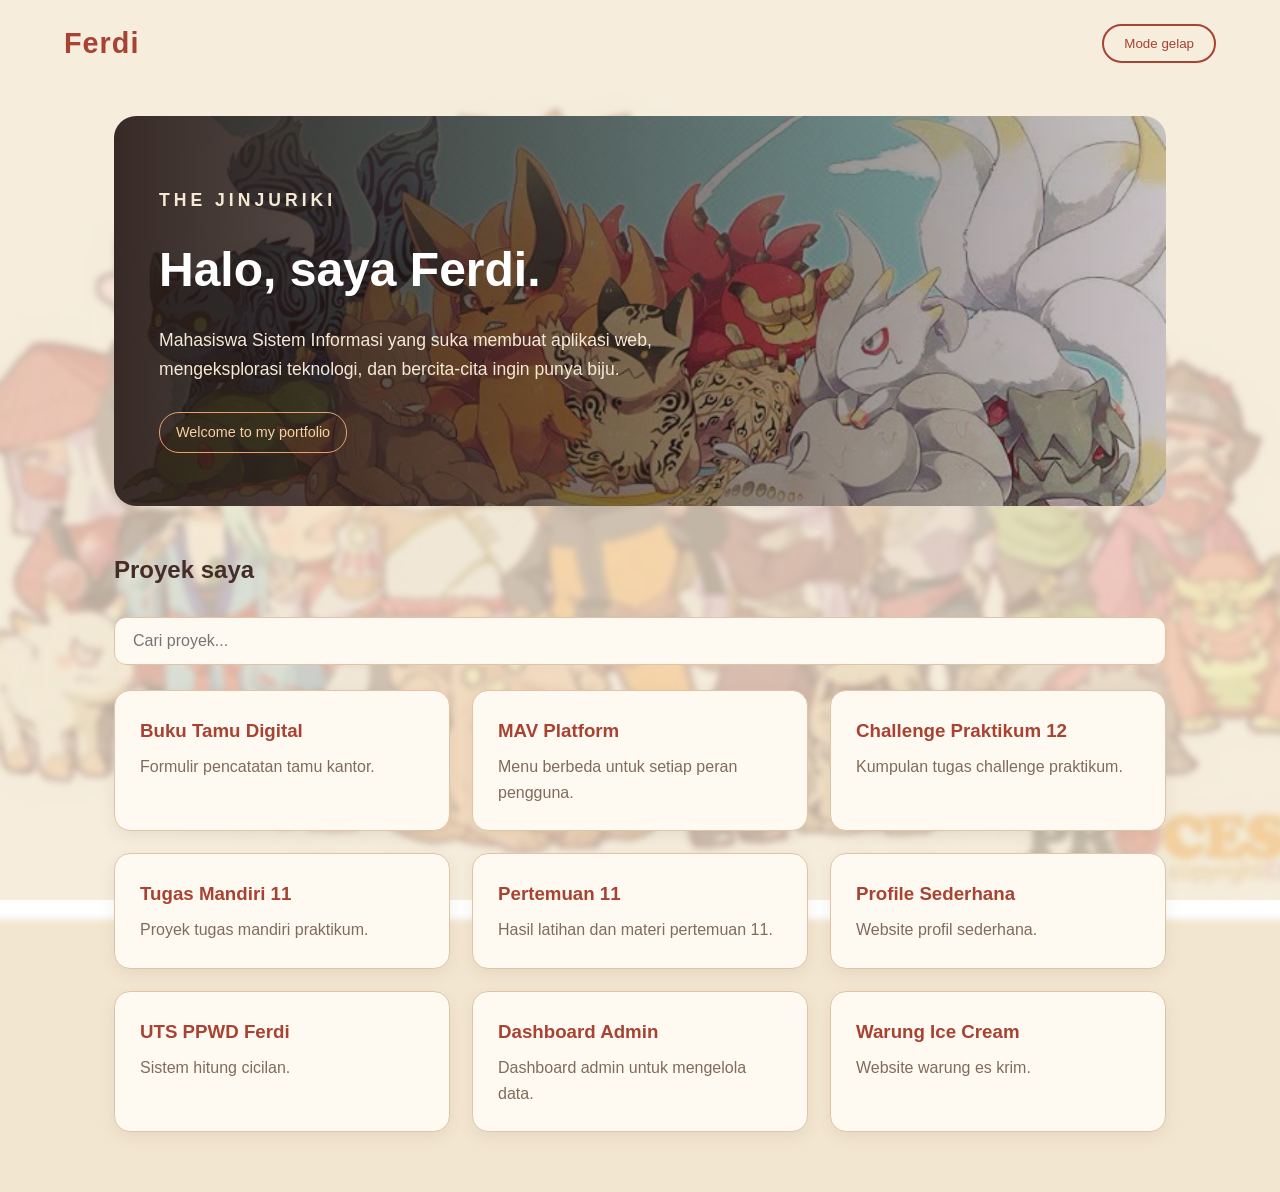
<file: index.html>
<!DOCTYPE html>
<html lang="id">

<head>
  <meta charset="UTF-8">
  <meta name="viewport" content="width=device-width, initial-scale=1">
  <title>Portofolio Ferdi</title>

  <!-- Menghubungkan file CSS -->
  <link rel="stylesheet" href="style.css">
</head>

<body>

  <!-- ===== Bagian atas ===== -->
  <header class="header">
    <h2 class="logo">Ferdi</h2>
    <button id="tombol-tema">Mode gelap</button>
  </header>

  <main class="isi">

    <!-- ===== Perkenalan ===== -->
    <section class="perkenalan">
      <div class="hero-content">
        <p class="subjudul">THE JINJURIKI</p>
        <h1>Halo, saya Ferdi.</h1>
        <p>
          Mahasiswa Sistem Informasi yang suka membuat
          aplikasi web, mengeksplorasi teknologi, dan
          bercita-cita ingin punya biju.
        </p>
        <span class="hero-tag">Welcome to my portfolio</span>
      </div>
    </section>

    <!-- ===== Daftar proyek ===== -->
    <h2>Proyek saya</h2>

    <!-- Kotak pencarian (dipakai oleh script.js) -->
    <input type="text" id="cari" placeholder="Cari proyek...">


    <section class="daftar-proyek">

      <a class="kartu" href="buku-tamu-digital/index.html">
        <h3>Buku Tamu Digital</h3>
        <p>Formulir pencatatan tamu kantor.</p>
      </a>

      <a class="kartu" href="mav-platform/index.html">
        <h3>MAV Platform</h3>
        <p>Menu berbeda untuk setiap peran pengguna.</p>
      </a>

      <a class="kartu" href="Challenge Praktikum 12/proal_berita.html">
        <h3>Challenge Praktikum 12</h3>
        <p>Kumpulan tugas challenge praktikum.</p>
      </a>

      <a class="kartu" href="Tugas Mandiri 11/index.html">
        <h3>Tugas Mandiri 11</h3>
        <p>Proyek tugas mandiri praktikum.</p>
      </a>

      <a class="kartu" href="Pertemuan 11/webKopi.html">
        <h3>Pertemuan 11</h3>
        <p>Hasil latihan dan materi pertemuan 11.</p>
      </a>

      <a class="kartu" href="Profile Sederhana/index.html">
        <h3>Profile Sederhana</h3>
        <p>Website profil sederhana.</p>
      </a>

      <a class="kartu" href="UTS_PPWD_Ferdi_1029/index.html">
        <h3>UTS PPWD Ferdi</h3>
        <p>Sistem hitung cicilan.</p>
      </a>

      <a class="kartu" href="Dashboard_Admin/index.html">
        <h3>Dashboard Admin</h3>
        <p>Dashboard admin untuk mengelola data.</p>
      </a>

      <a class="kartu" href="WEB ESKRIM/index.html">
        <h3>Warung Ice Cream</h3>
        <p>Website warung es krim.</p>
      </a>

      <!-- Mau menambah proyek? Salin satu blok <a class="kartu"> di atas, 
lalu ubah href, judul, dan deskripsinya. -->
    </section>
    <p id="pesan-kosong" class="pesan-kosong">Proyek tidak ditemukan.</p>
  </main>
  <!-- Menghubungkan file JavaScript (letakkan paling bawah) -->
  <script src="script.js"></script>
</body>

</html>
</file>
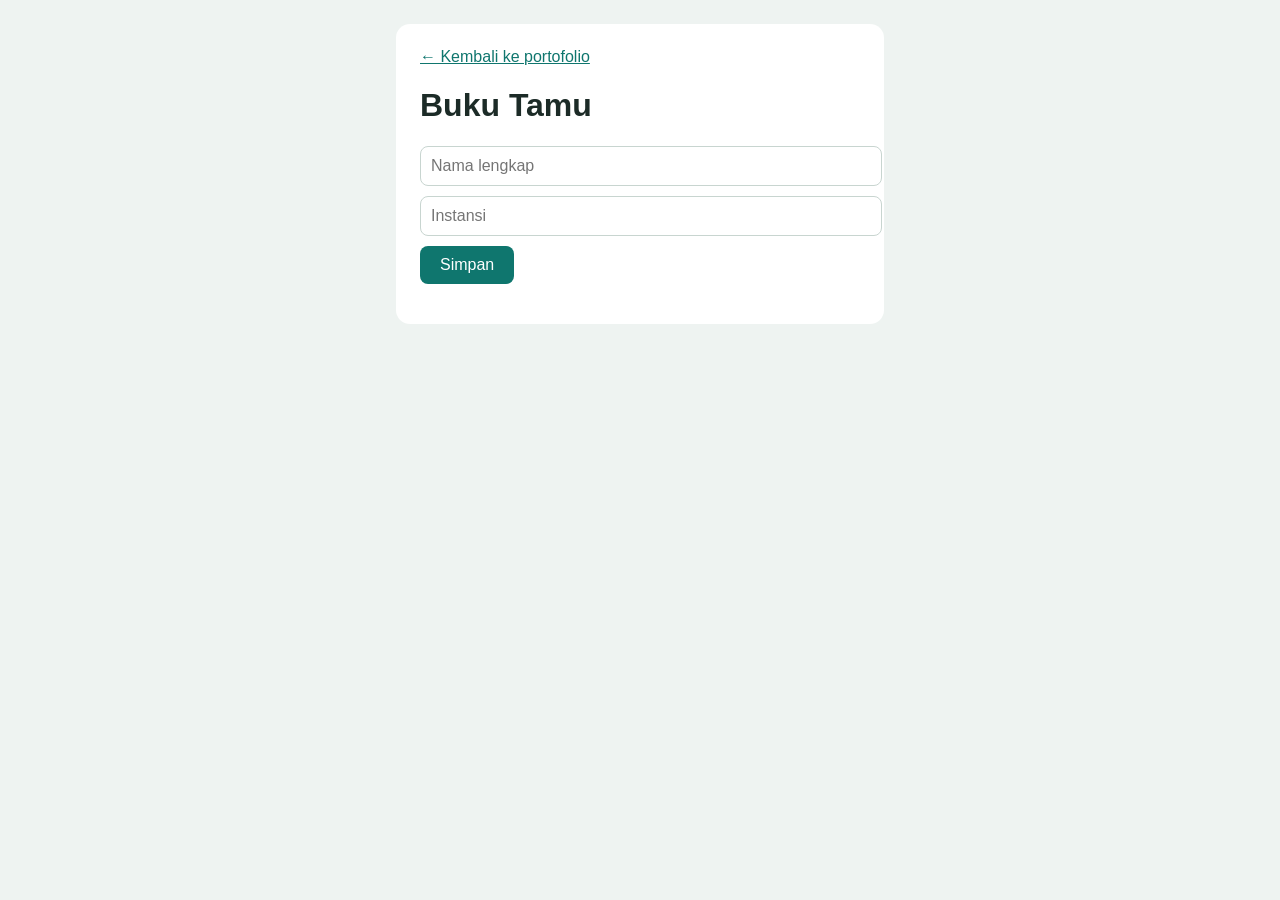
<file: buku-tamu-digital/index.html>
<!DOCTYPE html>
<html lang="id">

<head>
    <meta charset="UTF-8">
    <meta name="viewport" content="width=device-width, initial-scale=1">
    <title>Buku Tamu Digital</title>
    <link rel="stylesheet" href="style.css">
</head>

<body>
    <div class="kotak">

        <!-- ../ artinya "naik satu folder", lalu buka index.html utama -->
        <a href="../index.html">&larr; Kembali ke portofolio</a>

        <h1>Buku Tamu</h1>
        <input id="nama" placeholder="Nama lengkap">
        <input id="instansi" placeholder="Instansi">
        <button id="simpan">Simpan</button>

        <ul id="daftar"></ul>
    </div>
    <script src="script.js"></script>
</body>

</html>
</file>
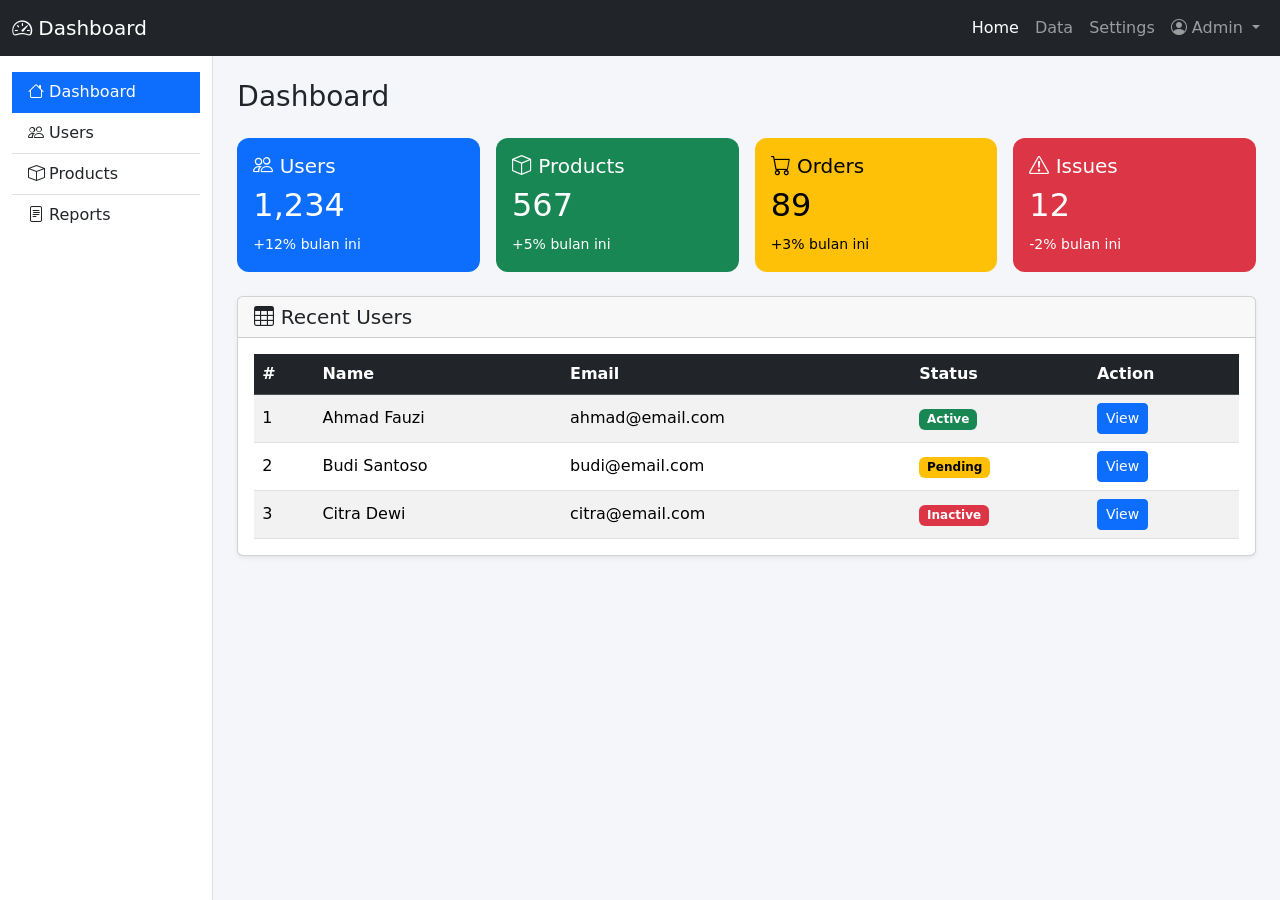
<file: Dashboard_Admin/index.html>
<!DOCTYPE html>
<html lang="id">

<head>
    <meta charset="UTF-8">
    <meta name="viewport" content="width=device-width, initial-scale=1">
    <title>Dashboard Admin</title>

    <!-- 1. Bootstrap CSS -->
    <link href="https://cdn.jsdelivr.net/npm/bootstrap@5.3.0/dist/css/bootstrap.min.css" rel="stylesheet">
    <!-- 2. Bootstrap Icons -->
    <link rel="stylesheet" href="https://cdn.jsdelivr.net/npm/bootstrap-icons@1.10.0/font/bootstrap-icons.css">
    <!-- 3. CSS kustom (HARUS setelah Bootstrap) -->
    <link rel="stylesheet" href="css/style.css">
</head>

<body>

    <!-- ===== NAVBAR ===== -->
    <nav class="navbar navbar-expand-lg navbar-dark bg-dark">
        <div class="container-fluid">
            <a class="navbar-brand" href="#">
                <i class="bi bi-speedometer2"></i> Dashboard
            </a>

            <!-- Tombol hamburger (tampil di layar kecil) -->
            <button class="navbar-toggler" type="button" data-bs-toggle="collapse" data-bs-target="#navbarNav"
                aria-controls="navbarNav" aria-expanded="false" aria-label="Toggle navigation">
                <span class="navbar-toggler-icon"></span>
            </button>

            <!-- Menu yang bisa dilipat (id harus sama dengan data-bs-target) -->
            <div class="collapse navbar-collapse" id="navbarNav">
                <ul class="navbar-nav ms-auto">
                    <li class="nav-item"><a class="nav-link active" href="#">Home</a></li>
                    <li class="nav-item"><a class="nav-link" href="#">Data</a></li>
                    <li class="nav-item"><a class="nav-link" href="#">Settings</a></li>

                    <!-- Dropdown -->
                    <li class="nav-item dropdown">
                        <a class="nav-link dropdown-toggle" href="#" role="button" data-bs-toggle="dropdown"
                            aria-expanded="false">
                            <i class="bi bi-person-circle"></i> Admin
                        </a>
                        <ul class="dropdown-menu dropdown-menu-end">
                            <li><a class="dropdown-item" href="#">Profile</a></li>
                            <li><a class="dropdown-item" href="#">Logout</a></li>
                        </ul>
                    </li>
                </ul>
            </div>
        </div>
    </nav>

    <!-- ===== LAYOUT: SIDEBAR + KONTEN ===== -->
    <div class="container-fluid">
        <div class="row">

            <!-- Sidebar -->
            <aside class="col-12 col-md-3 col-lg-2 sidebar bg-white border-end py-3">
                <div class="list-group list-group-flush">
                    <a href="#" class="list-group-item list-group-item-action active" aria-current="true">
                        <i class="bi bi-house"></i> Dashboard
                    </a>
                    <a href="#" class="list-group-item list-group-item-action">
                        <i class="bi bi-people"></i> Users
                    </a>
                    <a href="#" class="list-group-item list-group-item-action">
                        <i class="bi bi-box"></i> Products
                    </a>
                    <a href="#" class="list-group-item list-group-item-action">
                        <i class="bi bi-file-text"></i> Reports
                    </a>
                </div>
            </aside>

            <!-- Konten utama -->
            <main class="col-12 col-md-9 col-lg-10 py-4 px-md-4">
                <h1 class="h3 mb-4">Dashboard</h1>

                <!-- Card statistik -->
                <div class="row g-3 mb-4">
                    <div class="col-6 col-lg-3">
                        <div class="card text-bg-primary stat-card">
                            <div class="card-body">
                                <h5 class="card-title"><i class="bi bi-people"></i> Users</h5>
                                <h2>1,234</h2>
                                <p class="card-text"><small>+12% bulan ini</small></p>
                            </div>
                        </div>
                    </div>
                    <div class="col-6 col-lg-3">
                        <div class="card text-bg-success stat-card">
                            <div class="card-body">
                                <h5 class="card-title"><i class="bi bi-box"></i> Products</h5>
                                <h2>567</h2>
                                <p class="card-text"><small>+5% bulan ini</small></p>
                            </div>
                        </div>
                    </div>
                    <div class="col-6 col-lg-3">
                        <div class="card text-bg-warning stat-card">
                            <div class="card-body">
                                <h5 class="card-title"><i class="bi bi-cart"></i> Orders</h5>
                                <h2>89</h2>
                                <p class="card-text"><small>+3% bulan ini</small></p>
                            </div>
                        </div>
                    </div>
                    <div class="col-6 col-lg-3">
                        <div class="card text-bg-danger stat-card">
                            <div class="card-body">
                                <h5 class="card-title">
                                    <i class="bi bi-exclamation-triangle"></i> Issues
                                </h5>
                                <h2>12</h2>
                                <p class="card-text"><small>-2% bulan ini</small></p>
                            </div>
                        </div>
                    </div>
                </div>

                <!-- Tabel data -->
                <div class="card shadow-sm">
                    <div class="card-header">
                        <h5 class="mb-0"><i class="bi bi-table"></i> Recent Users</h5>
                    </div>
                    <div class="card-body">
                        <div class="table-responsive">
                            <table class="table table-striped table-hover align-middle mb-0">
                                <thead class="table-dark">
                                    <tr>
                                        <th>#</th>
                                        <th>Name</th>
                                        <th>Email</th>
                                        <th>Status</th>
                                        <th>Action</th>
                                    </tr>
                                </thead>
                                <tbody>
                                    <tr>
                                        <td>1</td>
                                        <td>Ahmad Fauzi</td>
                                        <td>ahmad@email.com</td>
                                        <td><span class="badge text-bg-success">Active</span></td>
                                        <td>
                                            <button class="btn btn-sm btn-primary" data-bs-toggle="modal"
                                                data-bs-target="#userModal">
                                                View
                                            </button>
                                        </td>
                                    </tr>
                                    <tr>
                                        <td>2</td>
                                        <td>Budi Santoso</td>
                                        <td>budi@email.com</td>
                                        <td><span class="badge text-bg-warning">Pending</span></td>
                                        <td>
                                            <button class="btn btn-sm btn-primary" data-bs-toggle="modal"
                                                data-bs-target="#userModal">
                                                View
                                            </button>
                                        </td>
                                    </tr>
                                    <tr>
                                        <td>3</td>
                                        <td>Citra Dewi</td>
                                        <td>citra@email.com</td>
                                        <td><span class="badge text-bg-danger">Inactive</span></td>
                                        <td>
                                            <button class="btn btn-sm btn-primary" data-bs-toggle="modal"
                                                data-bs-target="#userModal">
                                                View
                                            </button>
                                        </td>
                                    </tr>
                                </tbody>
                            </table>
                        </div>
                    </div>
                </div>
            </main>
        </div>
    </div>

    <!-- ===== MODAL ===== -->
    <div class="modal fade" id="userModal" tabindex="-1" aria-labelledby="userModalLabel" aria-hidden="true">
        <div class="modal-dialog">
            <div class="modal-content">
                <div class="modal-header">
                    <h5 class="modal-title" id="userModalLabel">User Details</h5>
                    <button type="button" class="btn-close" data-bs-dismiss="modal" aria-label="Close"></button>
                </div>
                <div class="modal-body">
                    <p><strong>Name:</strong> Ahmad Fauzi</p>
                    <p><strong>Email:</strong> ahmad@email.com</p>
                    <p><strong>Joined:</strong> 2025-01-15</p>
                </div>
                <div class="modal-footer">
                    <button type="button" class="btn btn-secondary" data-bs-dismiss="modal">Close</button>
                    <button type="button" class="btn btn-primary">Edit</button>
                </div>
            </div>
        </div>
    </div>

    <!-- Bootstrap JS: wajib untuk navbar toggler, dropdown, dan modal -->
    <script src="https://cdn.jsdelivr.net/npm/bootstrap@5.3.0/dist/js/bootstrap.bundle.min.js">
    </script>
</body>

</html>
</file>
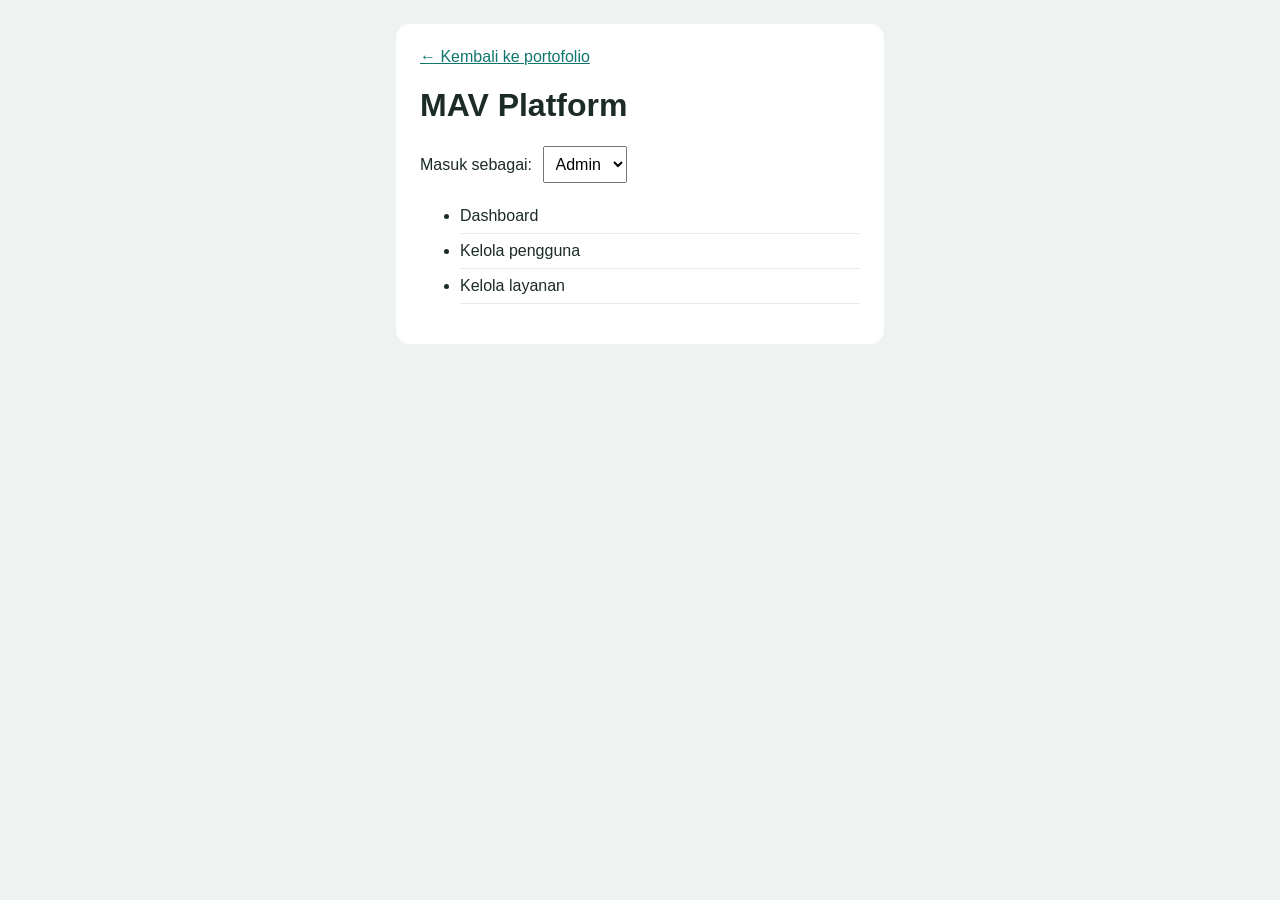
<file: mav-platform/index.html>
<!DOCTYPE html>
<html lang="id">

<head>
    <meta charset="UTF-8">
    <meta name="viewport" content="width=device-width, initial-scale=1">
    <title>MAV Platform</title>
    <link rel="stylesheet" href="style.css">
</head>

<body>
    <div class="kotak">
        <a href="../index.html">&larr; Kembali ke portofolio</a>

        <h1>MAV Platform</h1>
        <label>Masuk sebagai:
            <select id="peran">
                <option value="admin">Admin</option>
                <option value="staf">Staf</option>
                <option value="tamu">Tamu</option>
            </select>
        </label>

        <ul id="menu"></ul>
    </div>
    <script src="script.js"></script>
</body>

</html>
</file>
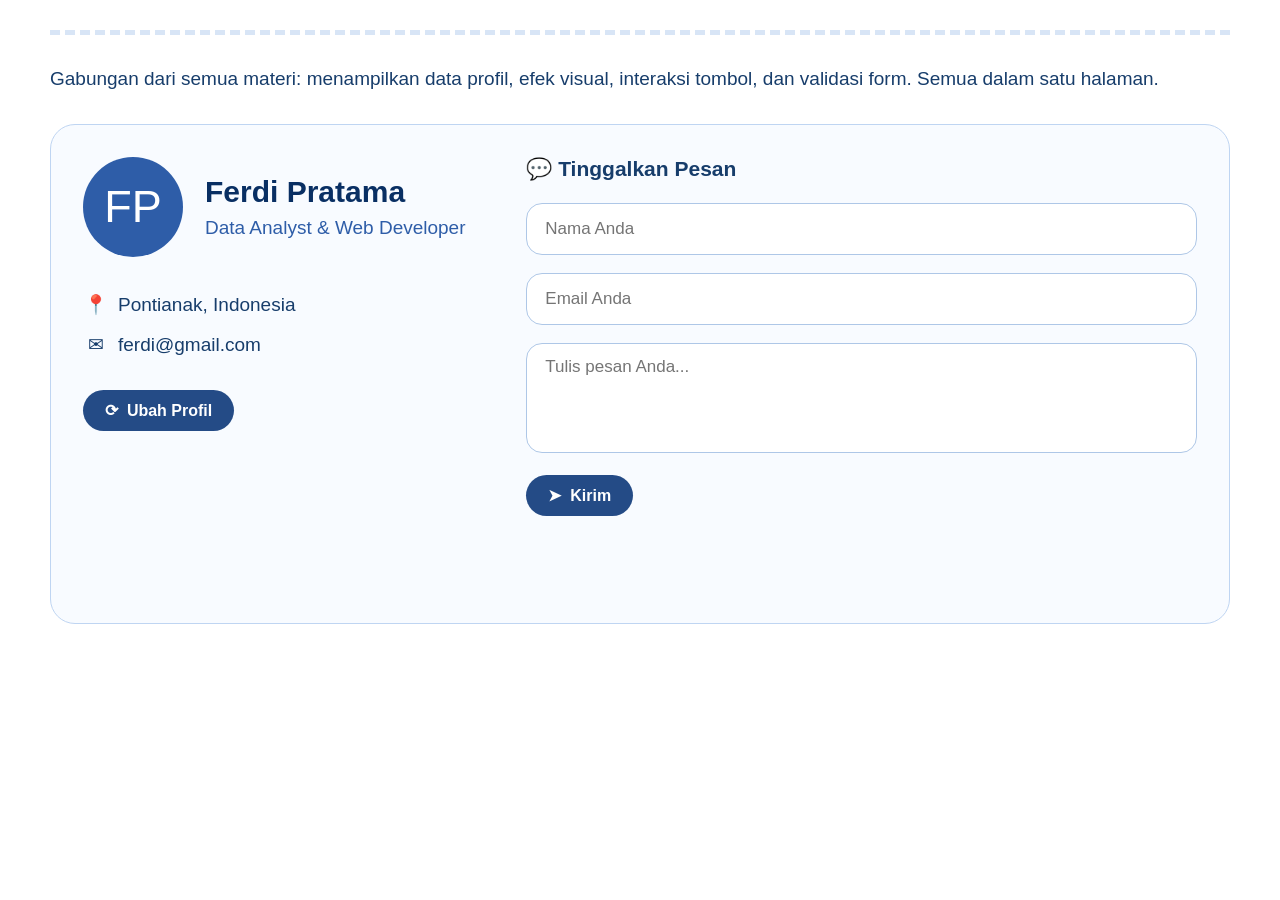
<file: Profile Sederhana/index.html>
<!DOCTYPE html>
<html lang="id">

<head>
    <meta charset="UTF-8">
    <meta name="viewport" content="width=device-width,initial-scale=1.0">
    <title>Website Profile Interaktif</title>
    <script src="https://code.jquery.com/jquery-3.7.1.min.js"></script>

    <style>
        * {
            box-sizing: border-box
        }

        body {
            margin: 0;
            padding: 30px 50px;
            font-family: Arial, sans-serif;
            background: white;
            color: #173d6b
        }

        .container {
            max-width: 1200px;
            margin: auto
        }

        .top-line {
            border-top: 5px dashed #d8e5f6;
            margin-bottom: 30px
        }

        .description {
            font-size: 19px;
            line-height: 1.5;
            margin-bottom: 30px
        }

        .profile-card {
            min-height: 500px;
            padding: 32px;
            display: grid;
            grid-template-columns: 38% 62%;
            background: #f8fbff;
            border: 1.5px solid #bfd5f2;
            border-radius: 25px
        }

        .profile {
            padding-right: 25px
        }

        .profile-header {
            display: flex;
            align-items: center;
            gap: 22px
        }

        .avatar {
            width: 100px;
            height: 100px;
            border-radius: 50%;
            background: #2e5da8;
            display: flex;
            align-items: center;
            justify-content: center;
            color: white;
            font-size: 45px;
            cursor: pointer;
            flex-shrink: 0
        }

        #profileName {
            margin: 0;
            font-size: 30px;
            color: #092f63
        }

        #profileJob {
            margin: 8px 0 0;
            font-size: 19px;
            color: #2e5da8
        }

        .contact-info {
            margin-top: 28px;
            font-size: 19px
        }

        .contact-item {
            display: flex;
            align-items: center;
            gap: 10px;
            height: 40px
        }

        .contact-item span:first-child {
            width: 25px;
            text-align: center
        }

        button {
            border: 0;
            background: #244b86;
            color: white;
            padding: 11px 22px;
            border-radius: 22px;
            font-size: 16px;
            font-weight: bold;
            cursor: pointer;
            transition: .2s
        }

        button:hover {
            background: #1d4074;
            transform: translateY(-2px)
        }

        #btnUbahProfil {
            margin-top: 25px
        }

        .message {
            padding-left: 20px
        }

        .message-title {
            margin: 0 0 22px;
            font-size: 21px
        }

        .form-group {
            margin-bottom: 18px
        }

        input,
        textarea {
            width: 100%;
            border: 1.5px solid #aec7e7;
            border-radius: 16px;
            padding: 13px 18px;
            font-size: 17px;
            font-family: Arial;
            outline: none
        }

        input {
            height: 52px
        }

        textarea {
            height: 110px;
            resize: none
        }

        input:focus,
        textarea:focus {
            border-color: #2e5da8;
            box-shadow: 0 0 0 3px rgba(46, 93, 168, .1)
        }

        .valid {
            border-color: #2e8b57 !important
        }

        .invalid {
            border-color: #d62828 !important
        }

        .error {
            display: none;
            color: #d62828;
            font-size: 13px;
            margin: 5px 10px
        }

        #successMessage {
            display: none;
            margin-top: 15px;
            padding: 11px;
            border-radius: 10px;
            background: #dcfce7;
            color: #166534;
            font-weight: bold
        }

        @media(max-width:800px) {
            body {
                padding: 20px
            }

            .profile-card {
                grid-template-columns: 1fr;
                gap: 30px
            }

            .profile {
                padding-right: 0
            }

            .message {
                padding-left: 0
            }
        }

        @media(max-width:500px) {
            .profile-header {
                flex-direction: column;
                align-items: flex-start
            }
        }
    </style>
</head>

<body>
    <div class="container">

        <div class="top-line"></div>

        <p class="description">
            Gabungan dari semua materi: menampilkan data profil, efek visual,
            interaksi tombol, dan validasi form. Semua dalam satu halaman.
        </p>

        <div id="profileCard" class="profile-card">

            <div class="profile">
                <div class="profile-header">

                    <div id="avatar" class="avatar">FP</div>

                    <div>
                        <h1 id="profileName">Ferdi Pratama</h1>
                        <p id="profileJob">Data Analyst & Web Developer</p>
                    </div>

                </div>

                <div class="contact-info">

                    <div class="contact-item">
                        <span>📍</span>
                        <span id="profileLocation">Pontianak, Indonesia</span>
                    </div>

                    <div class="contact-item">
                        <span>✉</span>
                        <span id="profileEmail">ferdi@gmail.com</span>
                    </div>

                </div>

                <button id="btnUbahProfil" type="button">
                    ⟳ &nbsp;Ubah Profil
                </button>
            </div>

            <div class="message">

                <h2 class="message-title">💬 Tinggalkan Pesan</h2>

                <form id="contactForm">

                    <div class="form-group">
                        <input type="text" id="nama" placeholder="Nama Anda">
                        <div id="errNama" class="error">
                            Nama minimal 3 karakter.
                        </div>
                    </div>

                    <div class="form-group">
                        <input type="email" id="email" placeholder="Email Anda">
                        <div id="errEmail" class="error">
                            Masukkan email yang valid.
                        </div>
                    </div>

                    <div class="form-group">
                        <textarea id="pesan" placeholder="Tulis pesan Anda..."></textarea>
                        <div id="errPesan" class="error">
                            Pesan minimal 10 karakter.
                        </div>
                    </div>

                    <button type="submit">➤ &nbsp;Kirim</button>

                    <div id="successMessage">
                        ✓ Pesan berhasil divalidasi dan dikirim!
                    </div>

                </form>
            </div>
        </div>
    </div>

    <script>
        $(document).ready(function () {

            let berubah = false;

            /* Ubah Profil */
            $('#btnUbahProfil').click(function () {

                if (!berubah) {

                    $('#avatar').text('AP');
                    $('#profileName')
                        .text('Andi Pratama')
                        .css('color', '#2e5da8');
                    $('#profileJob').text('Front-End Developer');
                    $('#profileLocation').text('Jakarta, Indonesia');
                    $('#profileEmail').text('andi@example.com');

                    $(this).html('✓ &nbsp;Profil Diubah');
                    berubah = true;

                } else {

                    $('#avatar').text('FP');
                    $('#profileName')
                        .text('Ferdi Pratama')
                        .css('color', '#092f63');
                    $('#profileJob').text('Data Analyst & Web Developer');
                    $('#profileLocation').text('Pontianak, Indonesia');
                    $('#profileEmail').text('ferdi@gmail.com');

                    $(this).html('⟳ &nbsp;Ubah Profil');
                    berubah = false;
                }
            });

            /* Hover Avatar */
            $('#avatar').hover(
                function () {
                    $(this).stop().animate({
                        width: '110px',
                        height: '110px'
                    }, 200);
                },
                function () {
                    $(this).stop().animate({
                        width: '100px',
                        height: '100px'
                    }, 200);
                }
            );

            /* Validasi Nama */
            function validasiNama() {
                let nama = $('#nama').val().trim();

                if (nama.length < 3) {
                    $('#nama').removeClass('valid').addClass('invalid');
                    $('#errNama').show();
                    return false;
                }

                $('#nama').removeClass('invalid').addClass('valid');
                $('#errNama').hide();
                return true;
            }

            /* Validasi Email */
            function validasiEmail() {
                let email = $('#email').val().trim();
                let pola = /^[^\s@]+@[^\s@]+\.[^\s@]+$/;

                if (!pola.test(email)) {
                    $('#email').removeClass('valid').addClass('invalid');
                    $('#errEmail').show();
                    return false;
                }

                $('#email').removeClass('invalid').addClass('valid');
                $('#errEmail').hide();
                return true;
            }

            /* Validasi Pesan */
            function validasiPesan() {
                let pesan = $('#pesan').val().trim();

                if (pesan.length < 10) {
                    $('#pesan').removeClass('valid').addClass('invalid');
                    $('#errPesan').show();
                    return false;
                }

                $('#pesan').removeClass('invalid').addClass('valid');
                $('#errPesan').hide();
                return true;
            }

            /* Validasi Real-Time */
            $('#nama').on('input', validasiNama);
            $('#email').on('input', validasiEmail);
            $('#pesan').on('input', validasiPesan);

            /* Submit Form */
            $('#contactForm').submit(function (e) {

                e.preventDefault();

                let nama = validasiNama();
                let email = validasiEmail();
                let pesan = validasiPesan();

                if (nama && email && pesan) {

                    $('#successMessage')
                        .stop(true, true)
                        .fadeIn(300)
                        .delay(1800)
                        .fadeOut(500);

                    $('#profileCard')
                        .stop(true, true)
                        .fadeOut(150)
                        .fadeIn(400);
                }
            });

        });
    </script>

</body>

</html>
</file>
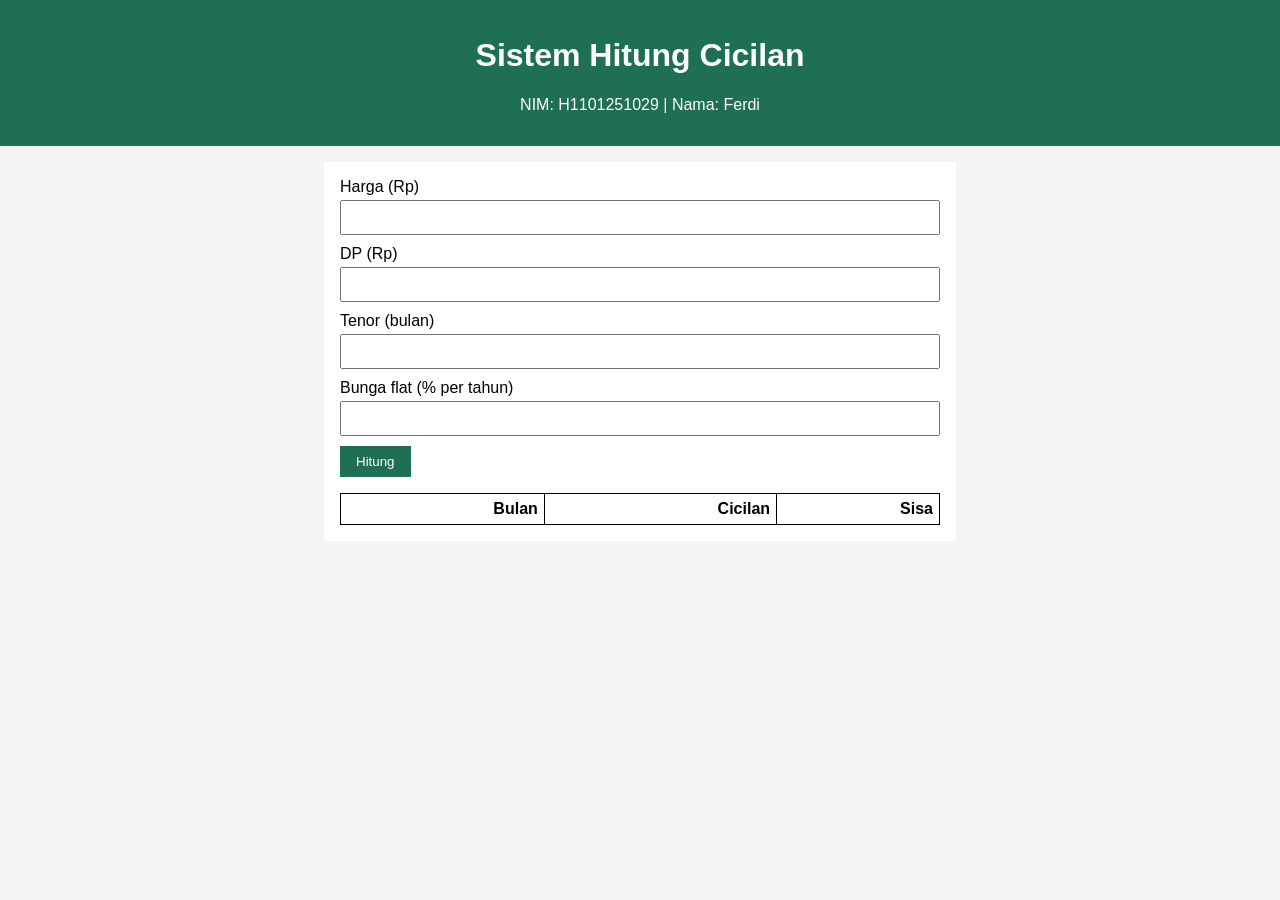
<file: UTS_PPWD_Ferdi_1029/index.html>
<!DOCTYPE html>

<head>
    <title>Sistem Hitung Cicilan</title>
    <style>
        body {
            font-family: Arial, sans-serif;
            margin: 0;
            background: #f4f4f4;
        }

        header {
            background: #1f6f54;
            color: white;
            padding: 16px 5%;
            text-align: center;
        }

        main {
            max-width: 600px;
            margin: 16px auto;
            padding: 16px;
            background: white;
        }

        input {
            display: block;
            width: 100%;
            padding: 8px;
            margin: 4px 0 10px;
            box-sizing: border-box;
        }

        button {
            padding: 8px 16px;
            background: #1f6f54;
            color: white;
            border: 0;
        }

        table {
            width: 100%;
            border-collapse: collapse;
            margin-top: 12px;
        }

        th,
        td {
            border: 1px solid;
            padding: 6px;
            text-align: right;
        }

        @media (max-width: 500px) {
            main {
                margin: 0;
            }
        }
    </style>
</head>

<body>
    <header>
        <h1>Sistem Hitung Cicilan</h1>
        <p>NIM: H1101251029 | Nama: Ferdi</p>
    </header>

    <main>
        <label>Harga (Rp) <input type="number" id="harga"></label>
        <label>DP (Rp) <input type="number" id="uangMuka"></label>
        <label>Tenor (bulan) <input type="number" id="tenor"></label>
        <label>Bunga flat (% per tahun) <input type="number" id="bunga"></label>
        <button id="tombol">Hitung</button>

        <p id="hasil"></p>
        <table>
            <thead>
                <tr>
                    <th>Bulan</th>
                    <th>Cicilan</th>
                    <th>Sisa</th>
                </tr>
            </thead>
            <tbody id="tabel"></tbody>
        </table>
    </main>

    <script>
        const formatRupiah = angka => "Rp " + Math.round(angka).toLocaleString("id-ID");

        document.getElementById("tombol").addEventListener("click", function () {
            const harga = +document.getElementById("harga").value;
            const uangMuka = +document.getElementById("uangMuka").value;
            const tenor = +document.getElementById("tenor").value;
            const bunga = +document.getElementById("bunga").value;
            const hasil = document.getElementById("hasil");

            if (harga <= 0 || uangMuka < 0 || uangMuka >= harga || tenor <= 0 || bunga < 0) {
                hasil.textContent = "Input tidak valid.";
                return;
            }

            const pokok = harga - uangMuka;
            const total = pokok + pokok * (bunga / 100) * (tenor / 12);
            const cicilan = total / tenor;
            hasil.textContent = "Cicilan/bulan: " + formatRupiah(cicilan) + " | Total bayar: " + formatRupiah(total);

            let isi = "";
            for (let bulan = 1; bulan <= tenor; bulan++) {
                isi += `<tr><td>${bulan}</td><td>${formatRupiah(cicilan)}</td><td>${formatRupiah(Math.max(total - cicilan * bulan, 0))}</td></tr>`;
            }
            document.getElementById("tabel").innerHTML = isi;
        });
    </script>
</body>

</html>
</file>
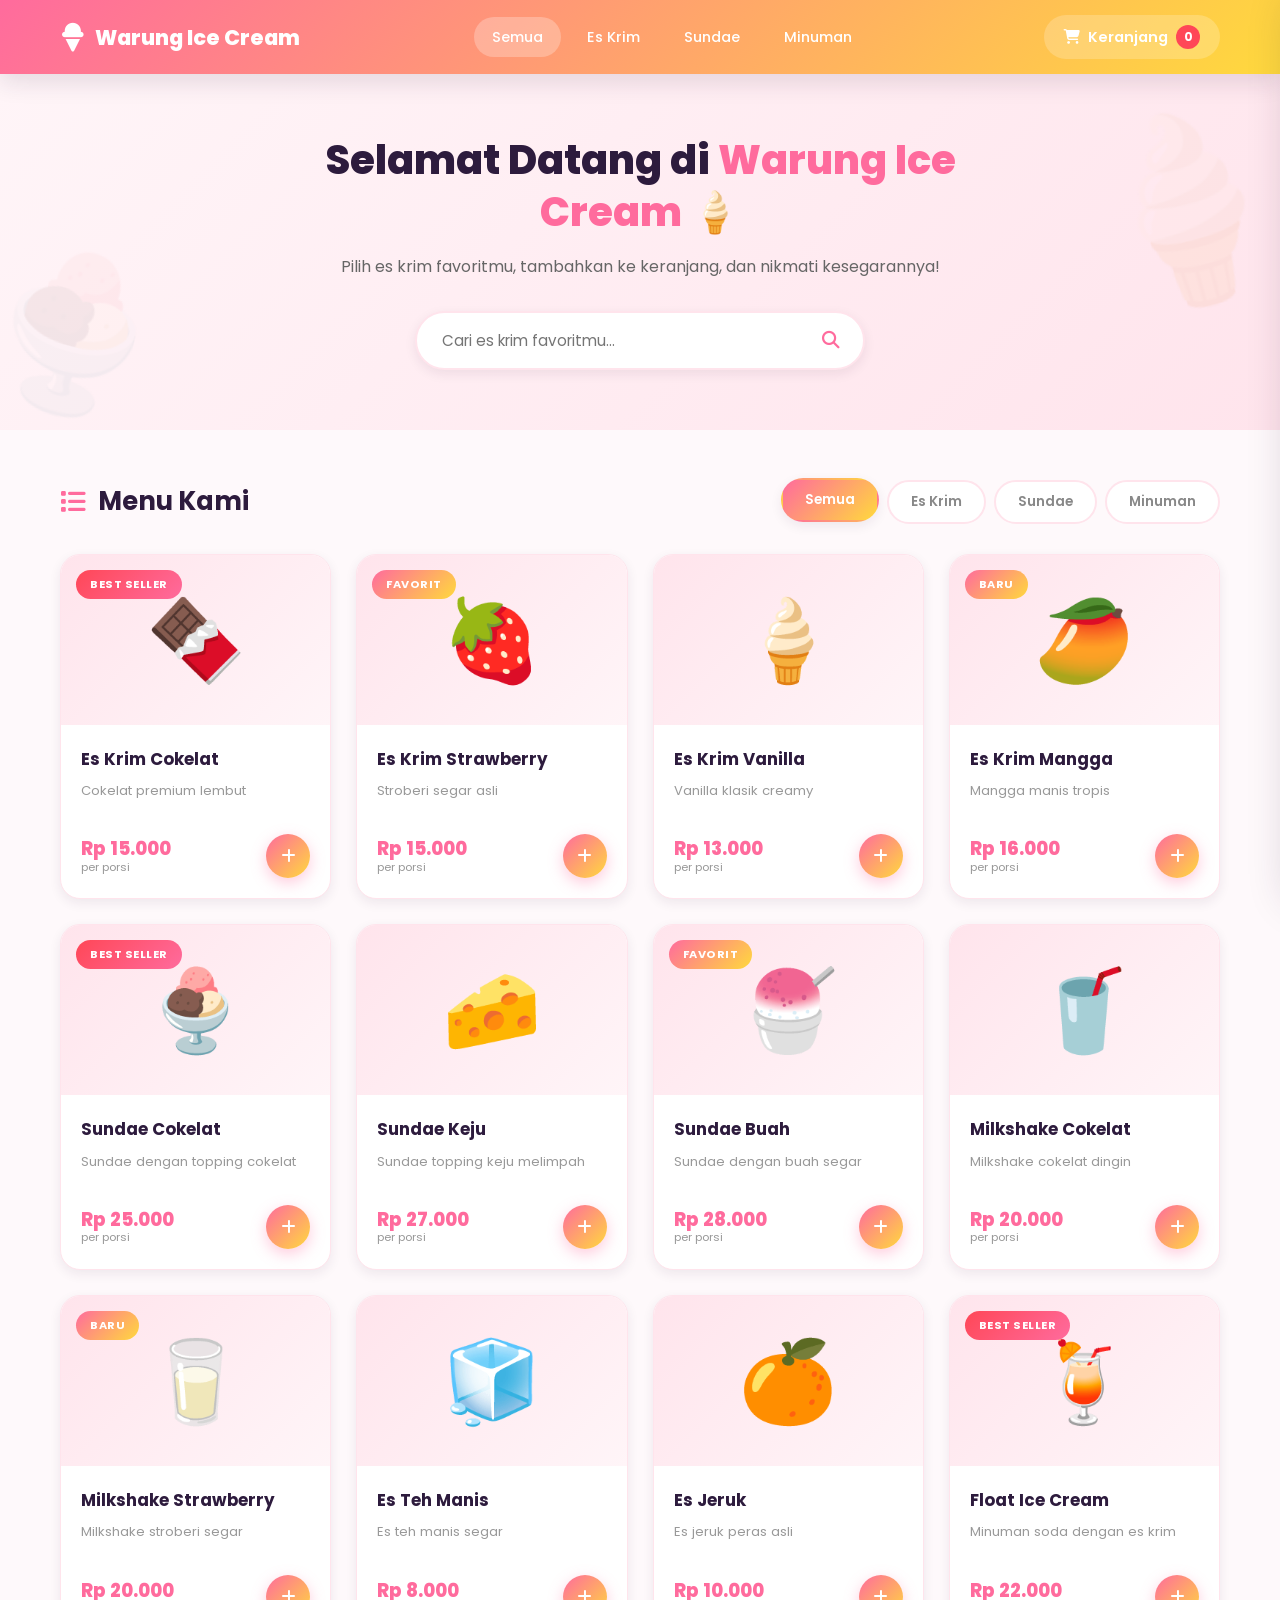
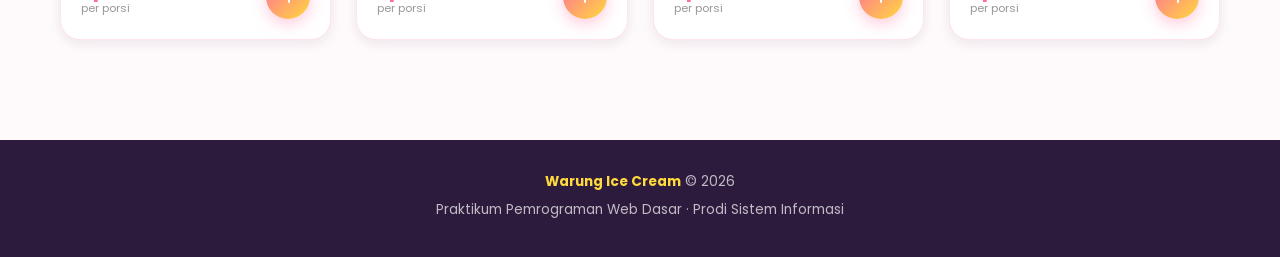
<file: WEB ESKRIM/index.html>
<!DOCTYPE html>
<html lang="id">

<head>
    <meta charset="UTF-8">
    <meta name="viewport" content="width=device-width, initial-scale=1.0">

    <title>Warung Ice Cream - Es Krim Segar Setiap Hari</title>

    <!-- jQuery CDN -->
    <script src="https://code.jquery.com/jquery-3.7.1.min.js"
        integrity="sha256-/JqT3SQfawRcv/BIHPThkBvs0OEvtFFmqPF/lYI/Cxo=" crossorigin="anonymous">
        </script>

    <!-- Font Awesome untuk ikon -->
    <link rel="stylesheet" href="https://cdnjs.cloudflare.com/ajax/libs/font-awesome/6.4.0/css/all.min.css">

    <!-- Google Fonts -->
    <link href="https://fonts.googleapis.com/css2?family=Poppins:wght@300;400;500;600;700;800&display=swap"
        rel="stylesheet">

    <!-- CSS Eksternal -->
    <link rel="stylesheet" href="style.css">
</head>

<body>

    <!-- ========== NAVBAR ========== -->
    <nav class="navbar">
        <div class="nav-container">

            <div class="logo">
                <i class="fas fa-ice-cream"></i>
                <span>Warung Ice Cream</span>
            </div>

            <div class="nav-menu" id="navMenu">
                <a class="nav-link active" data-filter="all">Semua</a>
                <a class="nav-link" data-filter="es-krim">Es Krim</a>
                <a class="nav-link" data-filter="sundae">Sundae</a>
                <a class="nav-link" data-filter="minuman">Minuman</a>
            </div>

            <div class="cart-btn" id="cartBtn">
                <i class="fas fa-shopping-cart"></i>
                <span class="cart-text">Keranjang</span>
                <span class="cart-badge" id="cartBadge">0</span>
            </div>

            <div class="hamburger" id="hamburger">
                <i class="fas fa-bars"></i>
            </div>

        </div>
    </nav>


    <!-- ========== HERO SECTION ========== -->
    <section class="hero">
        <div class="hero-content">

            <h1>
                Selamat Datang di
                <span>Warung Ice Cream</span> 🍦
            </h1>

            <p>
                Pilih es krim favoritmu, tambahkan ke keranjang,
                dan nikmati kesegarannya!
            </p>

            <div class="search-box">
                <input type="text" id="searchProduk" placeholder="Cari es krim favoritmu...">

                <i class="fas fa-search"></i>
            </div>

        </div>
    </section>


    <!-- ========== PRODUK SECTION ========== -->
    <section class="produk-section">

        <div class="section-header">

            <h2>
                <i class="fas fa-list"></i>
                Menu Kami
            </h2>

            <div class="filter-btns">
                <button class="filter-btn active" data-cat="all">
                    Semua
                </button>

                <button class="filter-btn" data-cat="es-krim">
                    Es Krim
                </button>

                <button class="filter-btn" data-cat="sundae">
                    Sundae
                </button>

                <button class="filter-btn" data-cat="minuman">
                    Minuman
                </button>
            </div>

        </div>

        <!-- Grid produk akan di-render oleh jQuery -->
        <div class="produk-grid" id="produkGrid"></div>

    </section>


    <!-- ========== CART SIDEBAR ========== -->
    <div class="cart-overlay" id="cartOverlay"></div>

    <aside class="cart-sidebar" id="cartSidebar">

        <div class="cart-header">
            <h3>
                <i class="fas fa-shopping-bag"></i>
                Keranjang Belanja
            </h3>

            <button class="cart-close" id="cartClose">
                <i class="fas fa-times"></i>
            </button>
        </div>

        <div class="cart-items" id="cartItems">
            <!-- Item keranjang akan di-render oleh jQuery -->
        </div>

        <div class="cart-footer">

            <div class="cart-total">
                <span>Total:</span>
                <span class="total-price" id="cartTotal">Rp 0</span>
            </div>

            <button class="btn-checkout" id="btnCheckout">
                <i class="fas fa-check-circle"></i>
                Checkout Sekarang
            </button>

        </div>

    </aside>


    <!-- ========== TOAST NOTIFICATION ========== -->
    <div class="toast" id="toast">
        <i class="fas fa-check-circle"></i>
        <span id="toastMsg">Produk ditambahkan!</span>
    </div>


    <!-- ========== FOOTER ========== -->
    <footer class="footer">
        <p>
            <strong>Warung Ice Cream</strong> © 2026
        </p>

        <p>
            Praktikum Pemrograman Web Dasar ·
            Prodi Sistem Informasi
        </p>
    </footer>


    <!-- JavaScript Eksternal -->
    <script src="script.js"></script>

</body>

</html>
</file>
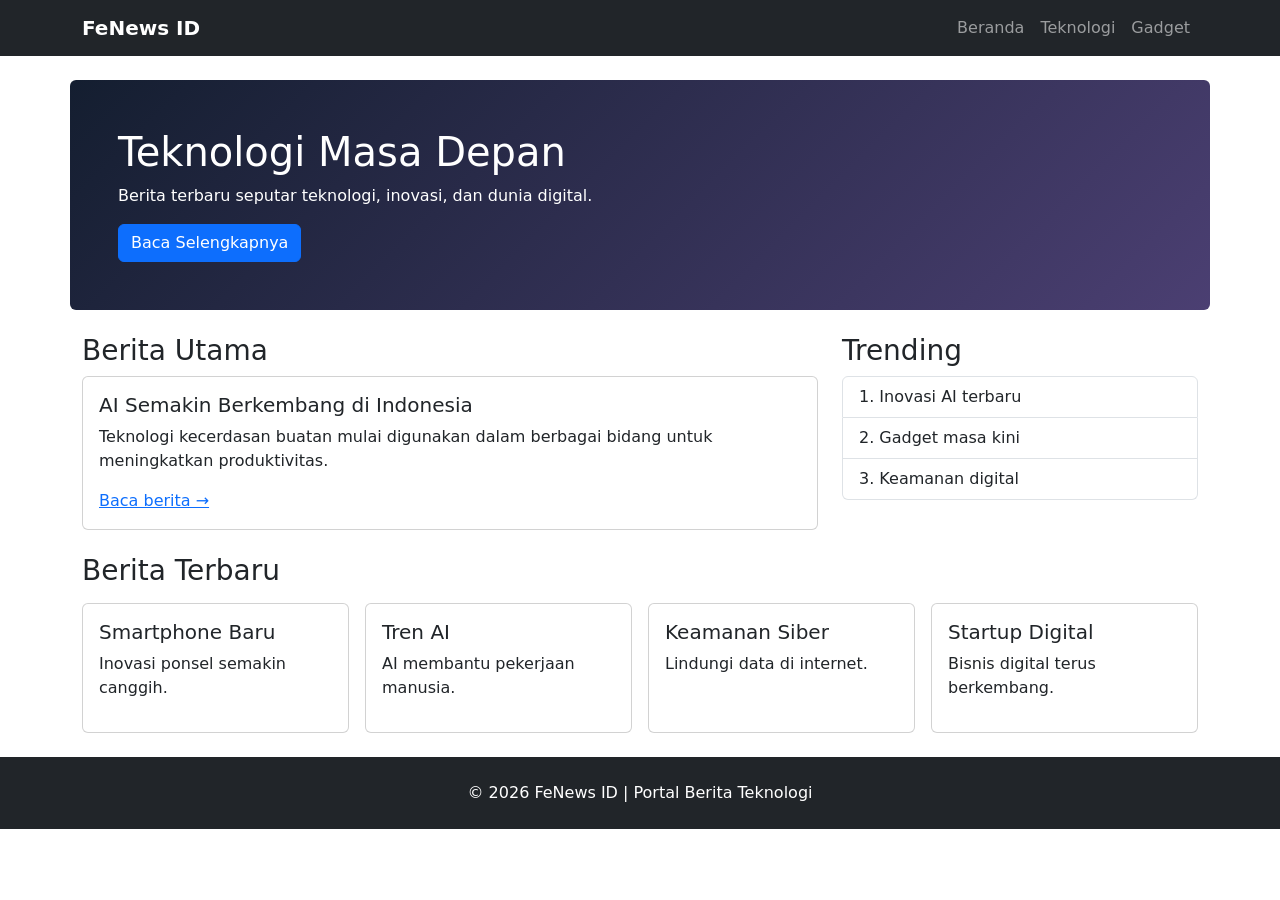
<file: Challenge Praktikum 12/proal_berita.html>
<!DOCTYPE html>
<html lang="id">

<head>
    <meta charset="UTF-8">
    <meta name="viewport" content="width=device-width, initial-scale=1">
    <title>FeNews ID</title>
    <link href="https://cdn.jsdelivr.net/npm/bootstrap@5.3.2/dist/css/bootstrap.min.css" rel="stylesheet">
</head>

<body>

    <nav class="navbar navbar-expand-lg navbar-dark bg-dark">
        <div class="container">
            <a class="navbar-brand fw-bold" href="#">FeNews ID</a>
            <div class="navbar-nav ms-auto">
                <a class="nav-link" href="#">Beranda</a>
                <a class="nav-link" href="#">Teknologi</a>
                <a class="nav-link" href="#">Gadget</a>
            </div>
        </div>
    </nav>

    <div class="container my-4">
        <div class="row mb-4">
            <div class="col-12 p-5 rounded text-white" style="background:linear-gradient(135deg,#141e30,#4b3f72)">
                <h1>Teknologi Masa Depan</h1>
                <p>Berita terbaru seputar teknologi, inovasi, dan dunia digital.</p>
                <a href="#" class="btn btn-primary">Baca Selengkapnya</a>
            </div>
        </div>

        <div class="row g-4 mb-4">
            <div class="col-12 col-lg-8">
                <h3>Berita Utama</h3>
                <div class="card p-3">
                    <h5>AI Semakin Berkembang di Indonesia</h5>
                    <p>Teknologi kecerdasan buatan mulai digunakan dalam berbagai bidang untuk meningkatkan
                        produktivitas.</p>
                    <a href="#">Baca berita →</a>
                </div>
            </div>
            <div class="col-12 col-lg-4">
                <h3>Trending</h3>
                <ul class="list-group">
                    <li class="list-group-item">1. Inovasi AI terbaru</li>
                    <li class="list-group-item">2. Gadget masa kini</li>
                    <li class="list-group-item">3. Keamanan digital</li>
                </ul>
            </div>
        </div>

        <h3 class="mb-3">Berita Terbaru</h3>
        <div class="row g-3">
            <div class="col-12 col-md-6 col-lg-3">
                <div class="card p-3 h-100">
                    <h5>Smartphone Baru</h5>
                    <p>Inovasi ponsel semakin canggih.</p>
                </div>
            </div>
            <div class="col-12 col-md-6 col-lg-3">
                <div class="card p-3 h-100">
                    <h5>Tren AI</h5>
                    <p>AI membantu pekerjaan manusia.</p>
                </div>
            </div>
            <div class="col-12 col-md-6 col-lg-3">
                <div class="card p-3 h-100">
                    <h5>Keamanan Siber</h5>
                    <p>Lindungi data di internet.</p>
                </div>
            </div>
            <div class="col-12 col-md-6 col-lg-3">
                <div class="card p-3 h-100">
                    <h5>Startup Digital</h5>
                    <p>Bisnis digital terus berkembang.</p>
                </div>
            </div>
        </div>
    </div>

    <footer class="bg-dark text-white text-center py-4">
        <p class="mb-0">&copy; 2026 FeNews ID | Portal Berita Teknologi</p>
    </footer>

</body>

</html>
</file>
<file: style.css>
/* =================================
   GAARA THEME - PORTFOLIO FERDI
================================= */

/* 1. Warna utama */
:root {
    --latar: #f3e6d0;
    --kartu: #fffaf1;
    --teks: #442d27;
    --teks-pudar: #806b5c;
    --aksen: #a84232;
    --border: #dfc5a6;
}

/* Mode gelap */
body.gelap {
    --latar: #211d1b;
    --kartu: #352923;
    --teks: #f5e8d5;
    --teks-pudar: #c6aa91;
    --aksen: #e07856;
    --border: #594237;
}

/* 2. Pengaturan dasar */
* {
    box-sizing: border-box;
}

body {
    margin: 0;
    font-family: Arial, sans-serif;
    line-height: 1.6;
    background: var(--latar);
    color: var(--teks);
    transition: color 0.3s;
    position: relative;
    isolation: isolate;
}

/* Background seluruh halaman */
body::before {
    content: "";
    position: fixed;
    inset: -10px;
    z-index: -2;

    background-image: url("Aset/Jinnchuruki.jpg");
    background-size: cover;
    background-position: center;
    background-repeat: no-repeat;

    filter: blur(3px);
    transform: scale(1.02);
}

/* Lapisan transparan agar konten mudah dibaca */
body::after {
    content: "";
    position: fixed;
    inset: 0;
    z-index: -1;
    background: rgba(243, 230, 208, 0.72);
    pointer-events: none;
    transition: background 0.4s ease;
}

/* Background saat mode gelap */
body.gelap::after {
    background: rgba(18, 15, 14, 0.82);
}

/* 3. Header */
.header {
    display: flex;
    justify-content: space-between;
    align-items: center;
    padding: 20px 5%;
}

.logo {
    margin: 0;
    color: var(--aksen);
    font-size: 1.8rem;
    letter-spacing: 1px;
}

#tombol-tema {
    padding: 10px 20px;
    border: 2px solid var(--aksen);
    border-radius: 25px;
    background: transparent;
    color: var(--aksen);
    cursor: pointer;
    transition: 0.3s;
}

#tombol-tema:hover {
    background: var(--aksen);
    color: white;
}

/* 4. Isi halaman */
.isi {
    max-width: 1100px;
    margin: 0 auto;
    padding: 0 24px 60px;
}

/* 5. Hero / Perkenalan */
.perkenalan {
    min-height: 390px;
    display: flex;
    align-items: center;
    padding: 45px;
    margin-top: 30px;
    border-radius: 22px;
    overflow: hidden;

    background:
        linear-gradient(90deg,
            rgba(38, 24, 20, 0.92),
            rgba(38, 24, 20, 0.25)),
        url("Aset/biju.jpg");

    background-size: cover;
    background-position: center;
    color: white;
}

.hero-content {
    max-width: 600px;
}

.subjudul {
    color: #e8a16c;
    font-weight: bold;
    letter-spacing: 4px;
    font-size: 0.85rem;
}

.perkenalan h1 {
    color: white;
    font-size: 3rem;
    margin: 8px 0;
}

.perkenalan p {
    color: #f5e8d5;
    font-size: 1.1rem;
}

.hero-tag {
    display: inline-block;
    margin-top: 12px;
    padding: 8px 16px;
    border: 1px solid #e8a16c;
    border-radius: 20px;
    color: #f5d0a5;
    font-size: 0.9rem;
}

/* 6. Judul proyek */
.isi>h2 {
    margin-top: 45px;
    color: var(--teks);
}

/* 7. Pencarian */
#cari {
    width: 100%;
    padding: 14px 18px;
    margin: 8px 0 25px;
    border: 1px solid var(--border);
    border-radius: 12px;
    font-size: 1rem;
    background: var(--kartu);
    color: var(--teks);
    outline-color: var(--aksen);
}

/* 8. Daftar proyek */
.daftar-proyek {
    display: grid;
    grid-template-columns: repeat(auto-fill,
            minmax(250px, 1fr));
    gap: 22px;
}

/* 9. Kartu proyek */
.kartu {
    display: block;
    padding: 25px;
    background: var(--kartu);
    border: 1px solid var(--border);
    border-radius: 16px;
    box-shadow: 0 5px 16px rgba(80, 45, 25, 0.08);
    color: inherit;
    text-decoration: none;
    transition: 0.3s ease;
}

.kartu:hover {
    transform: translateY(-7px);
    box-shadow: 0 12px 25px rgba(120, 65, 35, 0.18);
    border-color: var(--aksen);
}

.kartu h3 {
    margin: 0 0 8px;
    color: var(--aksen);
}

.kartu p {
    margin: 0;
    color: var(--teks-pudar);
}

/* 10. Pesan pencarian */
.pesan-kosong {
    display: none;
    color: var(--teks-pudar);
}

/* 11. Tampilan HP */
@media (max-width: 600px) {
    .header {
        padding: 16px;
    }

    .isi {
        padding: 0 16px 40px;
    }

    .perkenalan {
        min-height: 320px;
        padding: 25px;
        background-position: center;
    }

    .perkenalan h1 {
        font-size: 2rem;
    }

    .perkenalan p {
        font-size: 1rem;
    }

    .daftar-proyek {
        grid-template-columns: 1fr;
    }
}
</file>
<file: buku-tamu-digital/style.css>
body {
    font-family: Arial, sans-serif;
    background: #eef3f1;
    margin: 0;
    padding:
        24px;
    color: #1c2b27;
}

.kotak {
    max-width: 440px;
    margin: 0 auto;
    background: #fff;
    padding: 24px;
    border-radius: 14px;
}

a {
    color: #0f766e;
}

input {
    display: block;
    width: 100%;
    padding: 10px;
    margin: 10px 0;
    border: 1px solid #c8d5d0;
    border-radius: 8px;
    font-size: 1rem;
}

button {
    padding: 10px 20px;
    border: 0;
    border-radius: 8px;
    background: #0f766e;
    color: #fff;
    font-size: 1rem;
    cursor: pointer;
}

li {
    padding: 8px 0;
    border-bottom: 1px solid #e3ebe8;
}
</file>
<file: mav-platform/style.css>
body {
    font-family: Arial, sans-serif;
    background: #eef3f1;
    margin: 0;
    padding:
        24px;
    color: #1c2b27;
}

.kotak {
    max-width: 440px;
    margin: 0 auto;
    background: #fff;
    padding: 24px;
    border-radius: 14px;
}

a {
    color: #0f766e;
}

select {
    padding: 8px;
    font-size: 1rem;
    margin-left: 6px;
}

li {
    padding: 8px 0;
    border-bottom: 1px solid #e3ebe8;
}
</file>
<file: WEB ESKRIM/style.css>
/* ============================================================
   RESET & VARIABEL GLOBAL
   ============================================================ */
* {
    margin: 0;
    padding: 0;
    box-sizing: border-box;
}

:root {
    --primary: #ff6b9d;
    --primary-dark: #e84a7f;
    --secondary: #ffd93d;
    --accent: #6bcbff;
    --dark: #2d1b3d;
    --light: #fff5f8;
    --gradient: linear-gradient(135deg, #ff6b9d 0%, #ffd93d 100%);
    --shadow-sm: 0 4px 12px rgba(45, 27, 61, 0.08);
    --shadow-md: 0 8px 25px rgba(45, 27, 61, 0.12);
    --shadow-lg: 0 15px 40px rgba(255, 107, 157, 0.25);
    --radius: 20px;
}

body {
    font-family: 'Poppins', sans-serif;
    background: #fef9fb;
    color: var(--dark);
    line-height: 1.7;
    overflow-x: hidden;
}

/* ============================================================
   NAVBAR
   ============================================================ */
.navbar {
    background: var(--gradient);
    padding: 15px 0;
    position: sticky;
    top: 0;
    z-index: 100;
    box-shadow: var(--shadow-md);
}

.nav-container {
    max-width: 1200px;
    margin: 0 auto;
    padding: 0 20px;
    display: flex;
    justify-content: space-between;
    align-items: center;
    gap: 20px;
}

.logo {
    display: flex;
    align-items: center;
    gap: 10px;
    color: white;
    font-size: 1.3rem;
    font-weight: 800;
    flex-shrink: 0;
}

.logo i {
    font-size: 1.8rem;
    animation: swing 2s ease-in-out infinite;
}

@keyframes swing {

    0%,
    100% {
        transform: rotate(-10deg);
    }

    50% {
        transform: rotate(10deg);
    }
}

.nav-menu {
    display: flex;
    gap: 8px;
    flex-wrap: wrap;
}

.nav-link {
    color: white;
    text-decoration: none;
    padding: 8px 18px;
    border-radius: 50px;
    font-size: 0.9rem;
    font-weight: 500;
    cursor: pointer;
    transition: 0.3s;
}

.nav-link:hover,
.nav-link.active {
    background: rgba(255, 255, 255, 0.25);
}

.cart-btn {
    background: rgba(255, 255, 255, 0.2);
    padding: 10px 20px;
    border-radius: 50px;
    color: white;
    font-weight: 600;
    font-size: 0.9rem;
    cursor: pointer;
    display: flex;
    align-items: center;
    gap: 8px;
    transition: 0.3s;
    flex-shrink: 0;
}

.cart-btn:hover {
    background: rgba(255, 255, 255, 0.35);
    transform: translateY(-2px);
}

.cart-badge {
    background: #ff4757;
    color: white;
    width: 24px;
    height: 24px;
    border-radius: 50%;
    display: flex;
    align-items: center;
    justify-content: center;
    font-size: 0.75rem;
    font-weight: 700;
    transition: 0.2s;
}

.hamburger {
    display: none;
    color: white;
    font-size: 1.5rem;
    cursor: pointer;
    background: none;
    border: none;
}

/* ============================================================
   HERO SECTION
   ============================================================ */
.hero {
    background: linear-gradient(135deg, #fff5f8, #ffe4ec);
    padding: 60px 20px;
    text-align: center;
    position: relative;
    overflow: hidden;
}

.hero::before {
    content: '🍦';
    position: absolute;
    font-size: 180px;
    opacity: 0.08;
    top: -20px;
    right: -20px;
    transform: rotate(-15deg);
}

.hero::after {
    content: '🍨';
    position: absolute;
    font-size: 150px;
    opacity: 0.08;
    bottom: -30px;
    left: -20px;
    transform: rotate(15deg);
}

.hero-content {
    max-width: 700px;
    margin: 0 auto;
    position: relative;
    z-index: 1;
}

.hero h1 {
    font-size: 2.5rem;
    color: var(--dark);
    margin-bottom: 15px;
    font-weight: 800;
    line-height: 1.3;
}

.hero h1 span {
    color: var(--primary);
}

.hero p {
    color: #666;
    font-size: 1rem;
    margin-bottom: 30px;
}

.search-box {
    max-width: 450px;
    margin: 0 auto;
    position: relative;
}

.search-box input {
    width: 100%;
    padding: 16px 55px 16px 25px;
    border: 2px solid #ffe4ec;
    border-radius: 50px;
    font-family: inherit;
    font-size: 0.95rem;
    outline: none;
    transition: 0.3s;
    background: white;
    box-shadow: var(--shadow-sm);
}

.search-box input:focus {
    border-color: var(--primary);
    box-shadow: 0 0 0 5px rgba(255, 107, 157, 0.15);
}

.search-box i {
    position: absolute;
    right: 25px;
    top: 50%;
    transform: translateY(-50%);
    color: var(--primary);
    font-size: 1.1rem;
}

/* ============================================================
   PRODUK SECTION
   ============================================================ */
.produk-section {
    max-width: 1200px;
    margin: 0 auto;
    padding: 50px 20px;
}

.section-header {
    display: flex;
    justify-content: space-between;
    align-items: center;
    margin-bottom: 30px;
    flex-wrap: wrap;
    gap: 20px;
}

.section-header h2 {
    font-size: 1.6rem;
    color: var(--dark);
    display: flex;
    align-items: center;
    gap: 12px;
}

.section-header h2 i {
    color: var(--primary);
}

.filter-btns {
    display: flex;
    gap: 8px;
    flex-wrap: wrap;
}

.filter-btn {
    padding: 10px 22px;
    border: 2px solid #ffe4ec;
    background: white;
    border-radius: 50px;
    font-size: 0.85rem;
    font-weight: 600;
    color: #888;
    cursor: pointer;
    transition: 0.3s;
    font-family: inherit;
}

.filter-btn:hover,
.filter-btn.active {
    background: var(--gradient);
    color: white;
    border-color: transparent;
    transform: translateY(-2px);
    box-shadow: var(--shadow-sm);
}

.produk-grid {
    display: grid;
    grid-template-columns: repeat(auto-fill, minmax(240px, 1fr));
    gap: 25px;
}

/* ============================================================
   KARTU PRODUK
   ============================================================ */
.produk-card {
    background: white;
    border-radius: var(--radius);
    overflow: hidden;
    box-shadow: var(--shadow-sm);
    transition: all 0.4s cubic-bezier(0.4, 0, 0.2, 1);
    border: 1px solid #ffe4ec;
    position: relative;
    animation: fadeInUp 0.5s ease;
}

@keyframes fadeInUp {
    from {
        opacity: 0;
        transform: translateY(20px);
    }

    to {
        opacity: 1;
        transform: translateY(0);
    }
}

.produk-card:hover {
    transform: translateY(-8px);
    box-shadow: var(--shadow-lg);
    border-color: var(--primary);
}

.produk-img {
    height: 170px;
    background: linear-gradient(135deg, #ffe4ec, #fff5f8);
    display: flex;
    align-items: center;
    justify-content: center;
    font-size: 5rem;
    position: relative;
    overflow: hidden;
}

.produk-badge {
    position: absolute;
    top: 15px;
    left: 15px;
    background: var(--gradient);
    color: white;
    padding: 5px 14px;
    border-radius: 50px;
    font-size: 0.7rem;
    font-weight: 700;
    z-index: 2;
    text-transform: uppercase;
    letter-spacing: 0.5px;
}

.produk-badge.hot {
    background: linear-gradient(135deg, #ff4757, #ff6b9d);
}

.produk-info {
    padding: 20px;
}

.produk-info h3 {
    font-size: 1.05rem;
    color: var(--dark);
    margin-bottom: 8px;
    font-weight: 700;
}

.produk-info .desc {
    font-size: 0.82rem;
    color: #999;
    margin-bottom: 15px;
    line-height: 1.5;
    min-height: 38px;
}

.produk-footer {
    display: flex;
    justify-content: space-between;
    align-items: center;
}

.produk-price {
    font-size: 1.15rem;
    font-weight: 800;
    color: var(--primary);
    line-height: 1.2;
}

.produk-price small {
    font-size: 0.7rem;
    color: #999;
    font-weight: 400;
    display: block;
}

.btn-add-cart {
    background: var(--gradient);
    color: white;
    border: none;
    width: 44px;
    height: 44px;
    border-radius: 50%;
    cursor: pointer;
    font-size: 1rem;
    transition: 0.3s;
    display: flex;
    align-items: center;
    justify-content: center;
    box-shadow: 0 5px 15px rgba(255, 107, 157, 0.35);
}

.btn-add-cart:hover {
    transform: rotate(90deg) scale(1.1);
    box-shadow: 0 8px 20px rgba(255, 107, 157, 0.5);
}

.btn-add-cart:active {
    transform: scale(0.9);
}

/* ============================================================
   CART SIDEBAR
   ============================================================ */
.cart-overlay {
    position: fixed;
    top: 0;
    left: 0;
    width: 100%;
    height: 100%;
    background: rgba(45, 27, 61, 0.5);
    backdrop-filter: blur(4px);
    z-index: 998;
    display: none;
}

.cart-sidebar {
    position: fixed;
    top: 0;
    right: -420px;
    width: 400px;
    max-width: 90vw;
    height: 100%;
    background: white;
    z-index: 999;
    box-shadow: -10px 0 40px rgba(45, 27, 61, 0.2);
    transition: right 0.4s cubic-bezier(0.4, 0, 0.2, 1);
    display: flex;
    flex-direction: column;
}

.cart-sidebar.open {
    right: 0;
}

.cart-header {
    background: var(--gradient);
    color: white;
    padding: 22px 25px;
    display: flex;
    justify-content: space-between;
    align-items: center;
}

.cart-header h3 {
    color: white;
    margin: 0;
    font-size: 1.1rem;
    display: flex;
    align-items: center;
    gap: 10px;
}

.cart-close {
    background: rgba(255, 255, 255, 0.25);
    border: none;
    color: white;
    width: 35px;
    height: 35px;
    border-radius: 50%;
    cursor: pointer;
    font-size: 1rem;
    transition: 0.3s;
}

.cart-close:hover {
    background: rgba(255, 255, 255, 0.4);
    transform: rotate(90deg);
}

.cart-items {
    flex: 1;
    overflow-y: auto;
    padding: 20px;
}

.cart-empty {
    text-align: center;
    padding: 50px 20px;
    color: #bbb;
}

.cart-empty i {
    font-size: 3.5rem;
    margin-bottom: 15px;
    color: #ffe4ec;
    display: block;
}

.cart-empty p {
    font-weight: 600;
    color: #999;
    margin-bottom: 5px;
}

.cart-empty small {
    font-size: 0.85rem;
}

.cart-item {
    display: flex;
    gap: 12px;
    padding: 14px;
    background: var(--light);
    border-radius: 14px;
    margin-bottom: 12px;
    align-items: center;
    animation: slideIn 0.3s ease;
}

@keyframes slideIn {
    from {
        opacity: 0;
        transform: translateX(20px);
    }

    to {
        opacity: 1;
        transform: translateX(0);
    }
}

.cart-item-icon {
    font-size: 2rem;
    width: 55px;
    height: 55px;
    background: white;
    border-radius: 12px;
    display: flex;
    align-items: center;
    justify-content: center;
    flex-shrink: 0;
    box-shadow: var(--shadow-sm);
}

.cart-item-info {
    flex: 1;
    min-width: 0;
}

.cart-item-info h5 {
    font-size: 0.88rem;
    color: var(--dark);
    margin-bottom: 4px;
    font-weight: 600;
    white-space: nowrap;
    overflow: hidden;
    text-overflow: ellipsis;
}

.cart-item-info .price {
    font-size: 0.85rem;
    color: var(--primary);
    font-weight: 700;
}

.qty-control {
    display: flex;
    align-items: center;
    gap: 6px;
    margin-top: 6px;
}

.qty-btn {
    width: 24px;
    height: 24px;
    border: none;
    background: white;
    border-radius: 6px;
    cursor: pointer;
    font-weight: 700;
    color: var(--primary);
    font-size: 0.8rem;
    display: flex;
    align-items: center;
    justify-content: center;
    transition: 0.2s;
    box-shadow: 0 2px 4px rgba(0, 0, 0, 0.05);
}

.qty-btn:hover {
    background: var(--primary);
    color: white;
}

.qty-value {
    font-size: 0.85rem;
    font-weight: 700;
    min-width: 22px;
    text-align: center;
}

.cart-item-remove {
    background: none;
    border: none;
    color: #ff4757;
    cursor: pointer;
    font-size: 0.95rem;
    padding: 6px;
    transition: 0.2s;
    border-radius: 6px;
}

.cart-item-remove:hover {
    background: #ffe5e5;
    transform: scale(1.1);
}

.cart-footer {
    padding: 20px 25px;
    background: var(--light);
    border-top: 2px dashed #ffe4ec;
}

.cart-total {
    display: flex;
    justify-content: space-between;
    align-items: center;
    margin-bottom: 15px;
}

.cart-total span:first-child {
    color: #888;
    font-size: 0.9rem;
}

.cart-total .total-price {
    font-size: 1.4rem;
    font-weight: 800;
    color: var(--primary);
}

.btn-checkout {
    width: 100%;
    padding: 15px;
    background: var(--gradient);
    color: white;
    border: none;
    border-radius: 50px;
    font-family: inherit;
    font-weight: 700;
    font-size: 0.95rem;
    cursor: pointer;
    display: flex;
    align-items: center;
    justify-content: center;
    gap: 10px;
    transition: 0.3s;
    box-shadow: 0 8px 20px rgba(255, 107, 157, 0.3);
}

.btn-checkout:hover {
    transform: translateY(-2px);
    box-shadow: 0 12px 25px rgba(255, 107, 157, 0.45);
}

.btn-checkout:disabled {
    opacity: 0.7;
    cursor: not-allowed;
}

/* ============================================================
   TOAST NOTIFICATION
   ============================================================ */
.toast {
    position: fixed;
    bottom: 30px;
    left: 50%;
    transform: translateX(-50%) translateY(100px);
    background: var(--dark);
    color: white;
    padding: 14px 28px;
    border-radius: 50px;
    font-size: 0.9rem;
    font-weight: 500;
    z-index: 1000;
    opacity: 0;
    transition: all 0.4s cubic-bezier(0.4, 0, 0.2, 1);
    display: flex;
    align-items: center;
    gap: 10px;
    box-shadow: 0 15px 30px rgba(0, 0, 0, 0.25);
    pointer-events: none;
    max-width: 90vw;
}

.toast.show {
    transform: translateX(-50%) translateY(0);
    opacity: 1;
}

.toast i {
    color: var(--secondary);
}

/* ============================================================
   FOOTER
   ============================================================ */
.footer {
    background: var(--dark);
    color: white;
    text-align: center;
    padding: 30px 20px;
    margin-top: 50px;
}

.footer p {
    font-size: 0.85rem;
    color: rgba(255, 255, 255, 0.7);
    margin-bottom: 5px;
}

.footer strong {
    color: var(--secondary);
}

/* ============================================================
   RESPONSIVE DESIGN
   ============================================================ */

/* Tablet */
@media (max-width: 992px) {
    .nav-container {
        flex-wrap: wrap;
    }

    .nav-menu {
        order: 3;
        width: 100%;
        justify-content: center;
        margin-top: 10px;
    }
}

/* Mobile */
@media (max-width: 768px) {
    .hamburger {
        display: block;
    }

    .nav-menu {
        display: none;
        position: absolute;
        top: 100%;
        left: 0;
        right: 0;
        background: var(--primary-dark);
        flex-direction: column;
        padding: 15px;
        gap: 5px;
        box-shadow: var(--shadow-md);
    }

    .nav-menu.show {
        display: flex;
    }

    .nav-link {
        width: 100%;
        text-align: center;
        padding: 12px;
    }

    .cart-text {
        display: none;
    }

    .hero {
        padding: 40px 20px;
    }

    .hero h1 {
        font-size: 1.7rem;
    }

    .hero p {
        font-size: 0.9rem;
    }

    .section-header {
        flex-direction: column;
        align-items: flex-start;
    }

    .section-header h2 {
        font-size: 1.3rem;
    }

    .filter-btns {
        width: 100%;
        justify-content: center;
    }

    .produk-grid {
        grid-template-columns: repeat(auto-fill, minmax(160px, 1fr));
        gap: 15px;
    }

    .produk-img {
        height: 130px;
        font-size: 3.5rem;
    }

    .produk-info {
        padding: 15px;
    }

    .produk-info h3 {
        font-size: 0.95rem;
    }

    .produk-price {
        font-size: 1rem;
    }

    .btn-add-cart {
        width: 38px;
        height: 38px;
        font-size: 0.9rem;
    }

    .cart-sidebar {
        width: 100%;
        max-width: 100%;
    }

    .toast {
        font-size: 0.82rem;
        padding: 12px 20px;
    }
}

/* Mobile Kecil */
@media (max-width: 480px) {
    .produk-grid {
        grid-template-columns: repeat(2, 1fr);
        gap: 12px;
    }

    .produk-img {
        height: 110px;
        font-size: 3rem;
    }

    .produk-info {
        padding: 12px;
    }

    .produk-info h3 {
        font-size: 0.85rem;
    }

    .produk-info .desc {
        font-size: 0.75rem;
        min-height: 32px;
    }

    .produk-price {
        font-size: 0.9rem;
    }

    .filter-btn {
        padding: 8px 16px;
        font-size: 0.78rem;
    }
}
</file>
<file: Dashboard_Admin/css/style.css>
/* css/style.css: dimuat SETELAH bootstrap.min.css */

body {
    background-color: #f4f6f9;
    /* latar halaman abu muda */
}

/* Card statistik: sudut membulat + efek hover */
.stat-card {
    border: 0;
    border-radius: 12px;
    transition: transform 0.2s, box-shadow 0.2s;
}

.stat-card:hover {
    transform: translateY(-4px);
    box-shadow: 0 0.5rem 1rem rgba(0, 0, 0, 0.15);
}

/* Sidebar setinggi layar (dikurangi tinggi navbar +/- 56px) */
.sidebar {
    min-height: calc(100vh - 56px);
}
</file>
